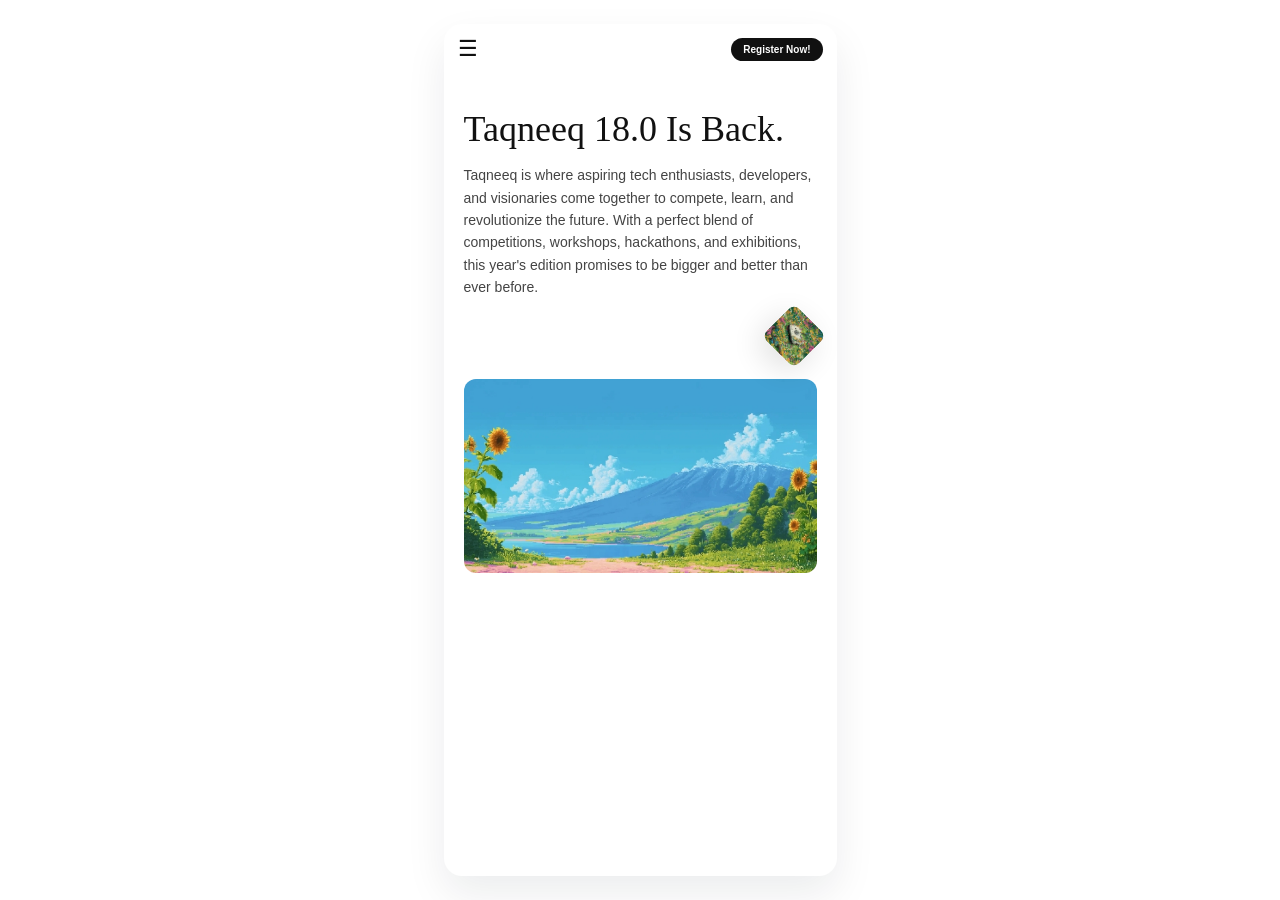
<file: index.html>
<!DOCTYPE html>
<html lang="en">
<head>
  <meta charset="UTF-8" />
  <meta name="viewport" content="width=device-width, initial-scale=1.0" />
  <title>Taqneeq 18.0</title>
  <link rel="stylesheet" href="style.css" />
</head>
<body>
  <div class="app">
    <input type="checkbox" id="sidebar-toggle" />

    <header>
      <label for="sidebar-toggle" class="hamburger">☰</label>
      <div class="register-btn">Register Now!</div>
    </header>

    <label for="sidebar-toggle" class="overlay" aria-hidden="true"></label>

    <aside class="sidebar">
      <label for="sidebar-toggle" class="close" aria-label="Close sidebar">✕</label>

      <img src="asset1.png" alt="Flower" class="flower" />
      <img src="asset3.png" alt="Stamp" class="stamp" />

      <nav class="nav-links">
        <a href="#" class="active">About</a>
        <a href="#">Events</a>
        <a href="#">Competition</a>
        <a href="#">Contact</a>
        <a href="#">App</a>
        <a href="#">Home</a>
      </nav>
    </aside>

    <main class="content">
      <h1>Taqneeq 18.0 Is Back.</h1>
      <p>
        Taqneeq is where aspiring tech enthusiasts, developers, and visionaries come together to compete, learn, and revolutionize the future. With a perfect blend of competitions, workshops, hackathons, and exhibitions, this year's edition promises to be bigger and better than ever before.
      </p>

      <div class="diamond-wrap">
        <img src="asset4.png" alt="Diamond" class="diamond" />
      </div>

      <img src="asset2.jpg" alt="Scenery" class="scenery" />
    </main>
  </div>
</body>
</html>
</file>
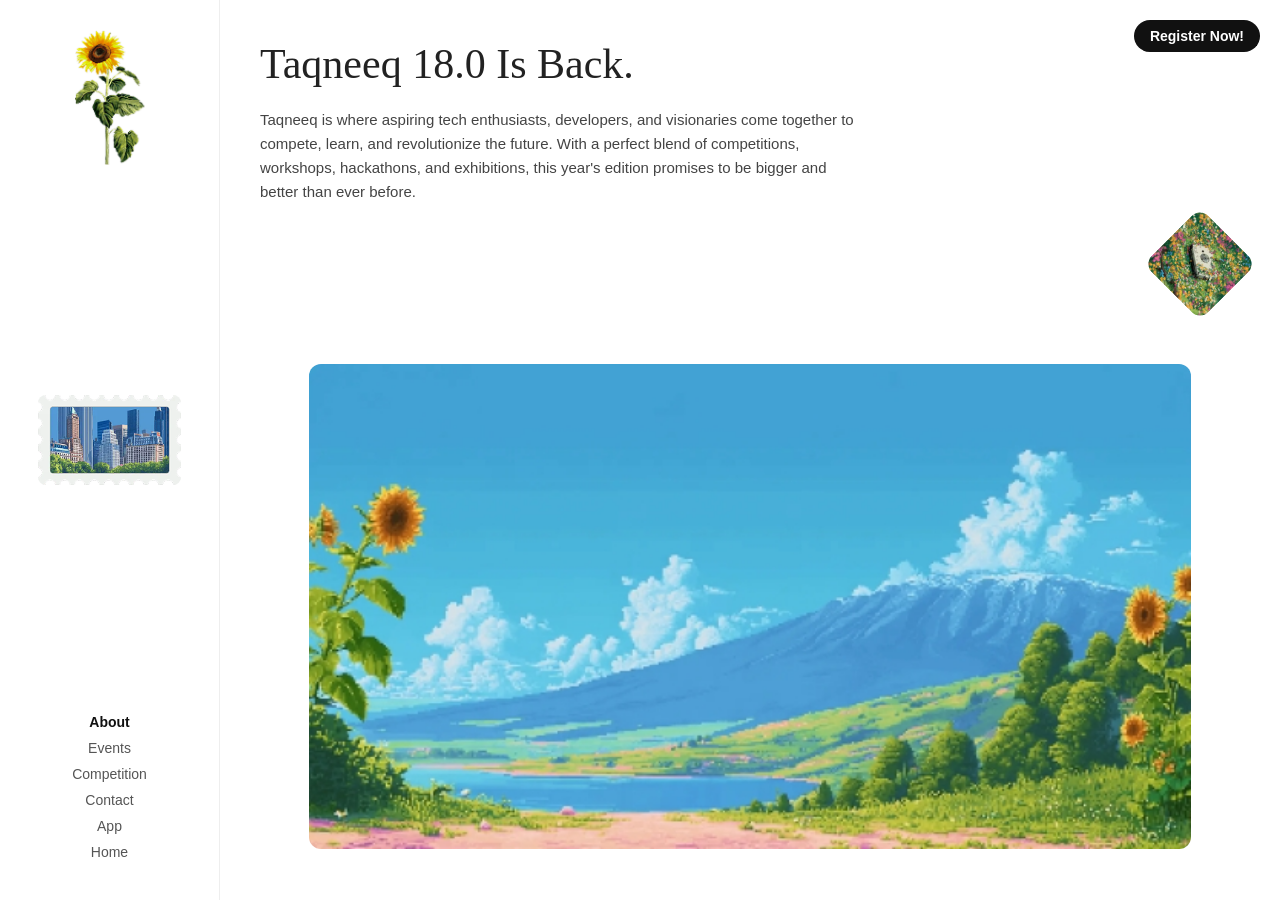
<file: Desktop/index.html>
<!DOCTYPE html>
<html lang="en">
<head>
  <meta charset="UTF-8">
  <meta name="viewport" content="width=device-width, initial-scale=1.0">
  <title>Taqneeq 18.0</title>
  <style>
    * {
      margin: 0;
      padding: 0;
      box-sizing: border-box;
      font-family: -apple-system, BlinkMacSystemFont, 'Segoe UI', Roboto, Arial;
    }

    body {
      display: flex;
      min-height: 100vh;
      background: #fff;
      color: #111;
    }

    .sidebar {
      width: 220px;
      padding: 20px;
      border-right: 1px solid #eee;
      display: flex;
      flex-direction: column;
      align-items: center;
      justify-content: space-between;
    }

    .flower {
      width: 70px;
      margin-top: 10px;
    }

    .stamp {
      width: 80%;
      max-width: 160px;
      border-radius: 8px;
      margin: auto 0;
      display: block;
    }

    .nav-links {
      margin-bottom: 20px;
      display: flex;
      flex-direction: column;
      gap: 10px;
      align-items: center;
    }
    .nav-links a {
      text-decoration: none;
      font-size: 14px;
      color: #555;
    }
    .nav-links a.active {
      font-weight: bold;
      color: #111;
    }
    .nav-links a:hover {
      color: #333;
    }

    .content {
      flex: 1;
      padding: 40px;
      position: relative;
      display: flex;
      flex-direction: column;
    }

    .register-btn {
      position: absolute;
      top: 20px;
      right: 20px;
      background: #111;
      color: #fff;
      font-size: 14px;
      padding: 8px 16px;
      border-radius: 20px;
      font-weight: bold;
      cursor: pointer;
      transition: transform 0.2s, box-shadow 0.2s;
    }
    .register-btn:hover {
      transform: translateY(-2px);
      box-shadow: 0 6px 14px rgba(0,0,0,0.15);
    }

    h1 {
      font-size: 42px;
      margin-bottom: 20px;
      font-family: 'PP Mondwest', serif;
      font-weight: 400;
      color: #222;
    }

    p {
      font-size: 15px;
      line-height: 1.6;
      color: #444;
      max-width: 600px;
    }

    .diamond-wrap {
      display: flex;
      justify-content: flex-end;
      margin: 20px 0;
    }
    .diamond {
      width: 80px;
      transform: rotate(45deg);
      border-radius: 12px;
    }

    .scenery {
      display: block;
      margin: 40px auto 0;
      width: 90%;
      max-width: 1000px;
      border-radius: 12px;
    }
  </style>
</head>
<body>

  <aside class="sidebar">
    <img src="asset1.png" alt="Flower" class="flower">
    <img src="asset3.png" alt="Stamp" class="stamp">
    <nav class="nav-links">
      <a href="#" class="active">About</a>
      <a href="#">Events</a>
      <a href="#">Competition</a>
      <a href="#">Contact</a>
      <a href="#">App</a>
      <a href="#">Home</a>
    </nav>
  </aside>

  <main class="content">
    <div class="register-btn">Register Now!</div>
    <h1>Taqneeq 18.0 Is Back.</h1>
    <p>
      Taqneeq is where aspiring tech enthusiasts, developers, and visionaries
      come together to compete, learn, and revolutionize the future. With a
      perfect blend of competitions, workshops, hackathons, and exhibitions,
      this year's edition promises to be bigger and better than ever before.
    </p>
    <div class="diamond-wrap">
      <img src="asset4.png" alt="Diamond" class="diamond">
    </div>
    <img src="asset2.jpg" alt="Scenery" class="scenery">
  </main>

</body>
</html>
</file>
<file: style.css>
:root {
  --sidebar-width: 260px;
  --transition: 0.35s ease-in-out;
}

* {
  margin: 0;
  padding: 0;
  box-sizing: border-box;
  font-family: -apple-system, BlinkMacSystemFont, 'Segoe UI', Roboto, 'Helvetica Neue', Arial;
}

body {
  background: #fff;
  color: #111;
  display: flex;
  justify-content: center;
  align-items: center;
  min-height: 100vh;
}

.app {
  width: 393px;
  height: 852px;
  border-radius: 18px;
  overflow: hidden;
  position: relative;
  box-shadow: 0 18px 40px rgba(10,20,40,0.08);
  background: #fff;
}

/* ---------- Header ---------- */
header {
  height: 50px;
  display: flex;
  align-items: center;
  justify-content: space-between;
  padding: 0 14px;
}

.hamburger {
  font-size: 22px;
  cursor: pointer;
  transition: transform 0.18s ease;
  user-select: none;
}
.hamburger:hover { transform: scale(1.08); }

.register-btn {
  background: #111;
  color: #fff;
  font-size: 10px;
  padding: 6px 12px;
  border-radius: 14px;
  font-weight: 700;
  transition: transform 0.18s ease, box-shadow 0.18s ease; 
  cursor: pointer;
}
.register-btn:hover { transform: translateY(-2px); box-shadow: 0 8px 22px rgba(0,0,0,0.18); }

/* ---------- Sidebar & Overlay ---------- */
#sidebar-toggle { display: none; }

.overlay {
  position: absolute;
  top: 0; left: 0; right: 0; bottom: 0;
  background: rgba(0,0,0,0.38);
  opacity: 0;
  pointer-events: none;
  transition: opacity var(--transition);
  z-index: 2;
}
#sidebar-toggle:checked ~ .overlay { opacity: 1; pointer-events: auto; }

.sidebar {
  position: absolute;
  top: 0;
  left: -100%;
  width: var(--sidebar-width);
  height: 100%;
  background: #fff; 
  transition: left var(--transition);
  padding: 18px 16px;
  display: flex;
  flex-direction: column;
  align-items: center;
  justify-content: space-between;
  z-index: 3; 
  border-right: 1px solid rgba(0,0,0,0.04);
}
#sidebar-toggle:checked ~ .sidebar { left: 0; }

.sidebar .close { 
  align-self: flex-end; 
  cursor: pointer; 
  font-size: 20px; 
  padding: 6px; 
}
.sidebar .close:hover { transform: rotate(90deg); }

.sidebar img.flower { width: 100px; display:block; margin-top: 8px; }
.sidebar img.stamp { width: 80%; display:block; margin: 24px auto; }

.nav-links { 
  width:100%; 
  margin-bottom: 18px; 
  display:flex; 
  flex-direction:column; 
  gap:12px; 
  text-align:left; 
  padding-left:6px 
}
.nav-links a { 
  text-decoration:none; 
  color:#999; 
  font-size:14px; 
  padding:6px 4px; 
  display:block; 
}
.nav-links a.active { color:#444; font-weight:700; }
.nav-links a:hover { color:#666; transform: translateX(4px); }

/* ---------- Content ---------- */
.content { 
  position: relative; 
  padding: 20px; 
  overflow-y: auto; 
  height: calc(100% - 50px); 
  transition: filter var(--transition); 
}
#sidebar-toggle:checked ~ .content { filter: blur(6px); }

.content h1 { 
  font-size: 36px; 
  line-height: 0.95; 
  margin-top: 18px; 
  font-weight:500; 
  font-family: 'PP Mondwest', serif; 
}
.content p { 
  color:#444; 
  margin-top: 18px; 
  font-size:14px; 
  line-height:1.6 
}

/* ---------- Diamond & Image ---------- */
.diamond-wrap { 
  width:100%; 
  display:flex; 
  justify-content:flex-end; 
  align-items:center; 
  height:62px; 
  margin-top:6px; 
}
.diamond { 
  width:46px; 
  height:46px; 
  transform: rotate(45deg); 
  border-radius:8px; 
  box-shadow: 0 10px 30px rgba(0,0,0,0.12); 
  display:block 
}

.scenery { 
  width:100%; 
  margin-top: 12px; 
  border-radius:12px; 
  display:block 
}

/* ---------- Responsive ---------- */
label[for="sidebar-toggle"].hamburger { position: relative; z-index:4 }
@media (max-width:420px){ .app { width: calc(100% - 40px) } }
</file>
